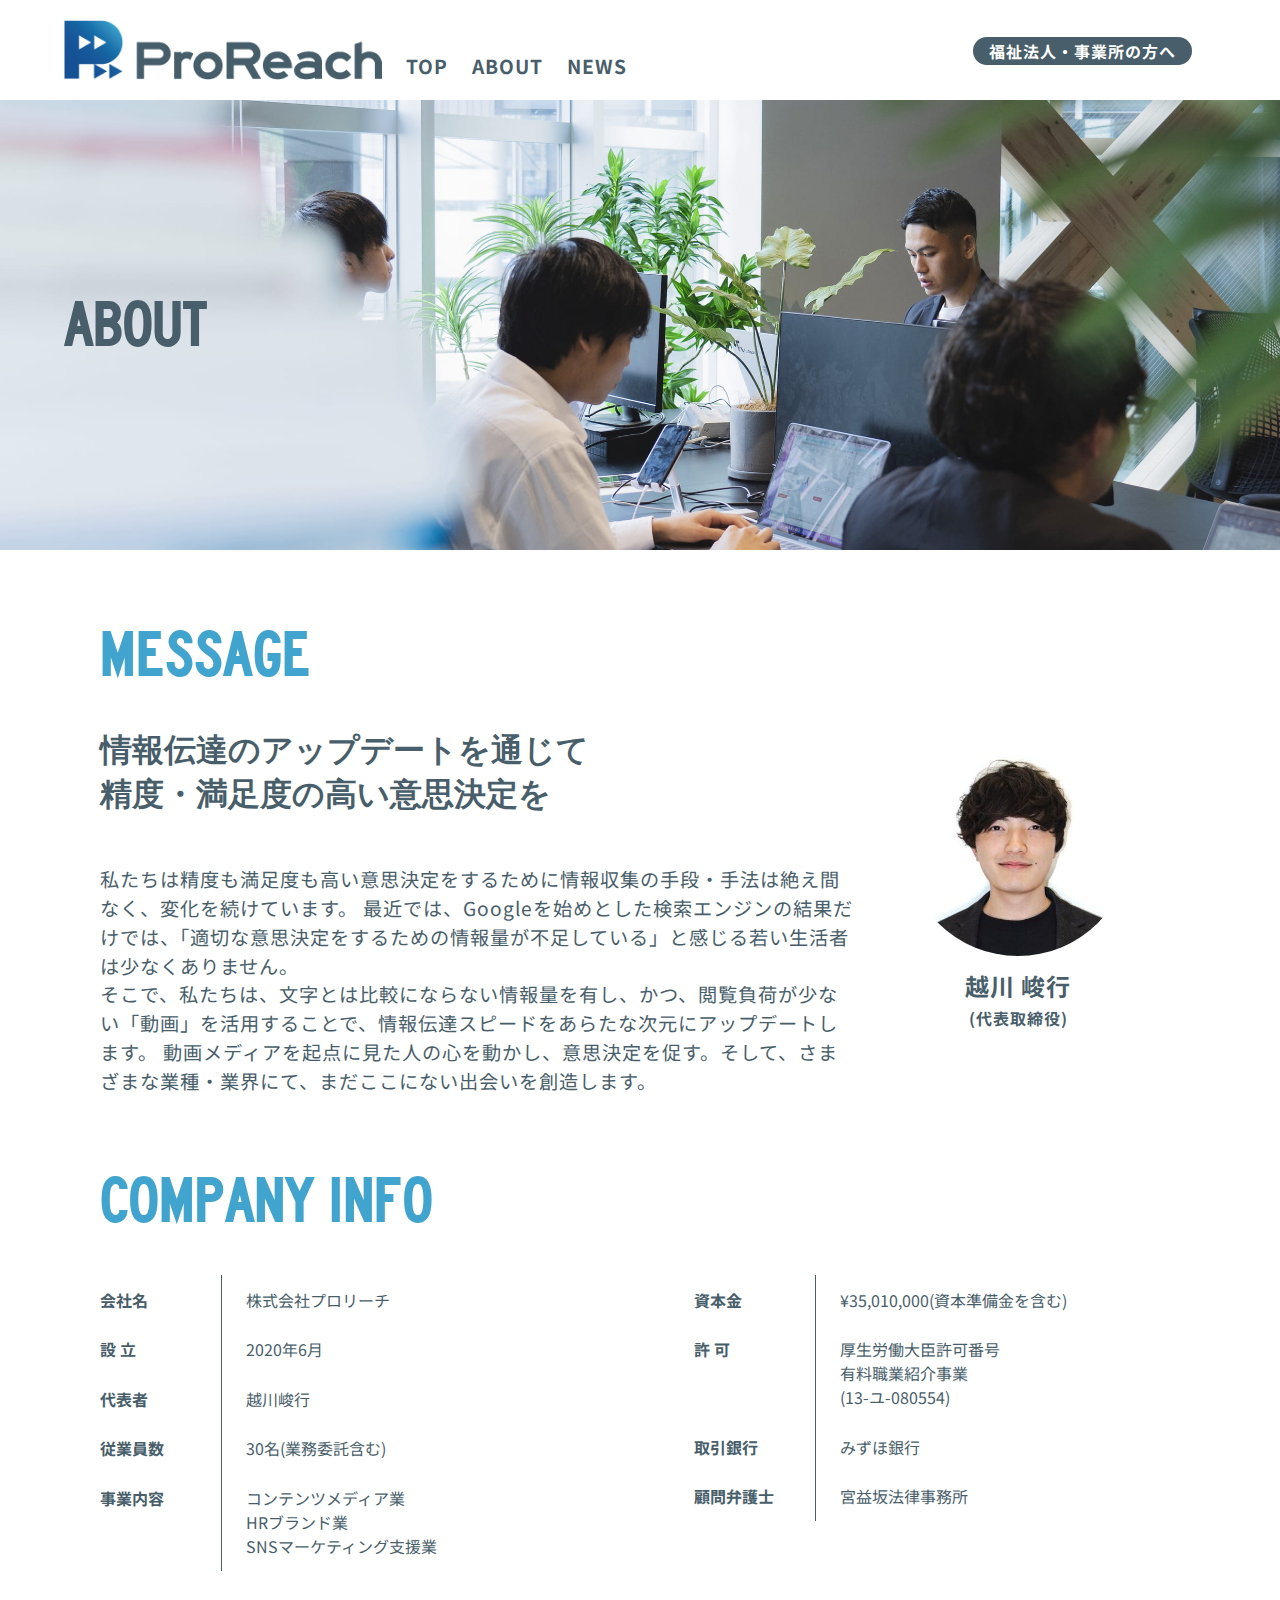
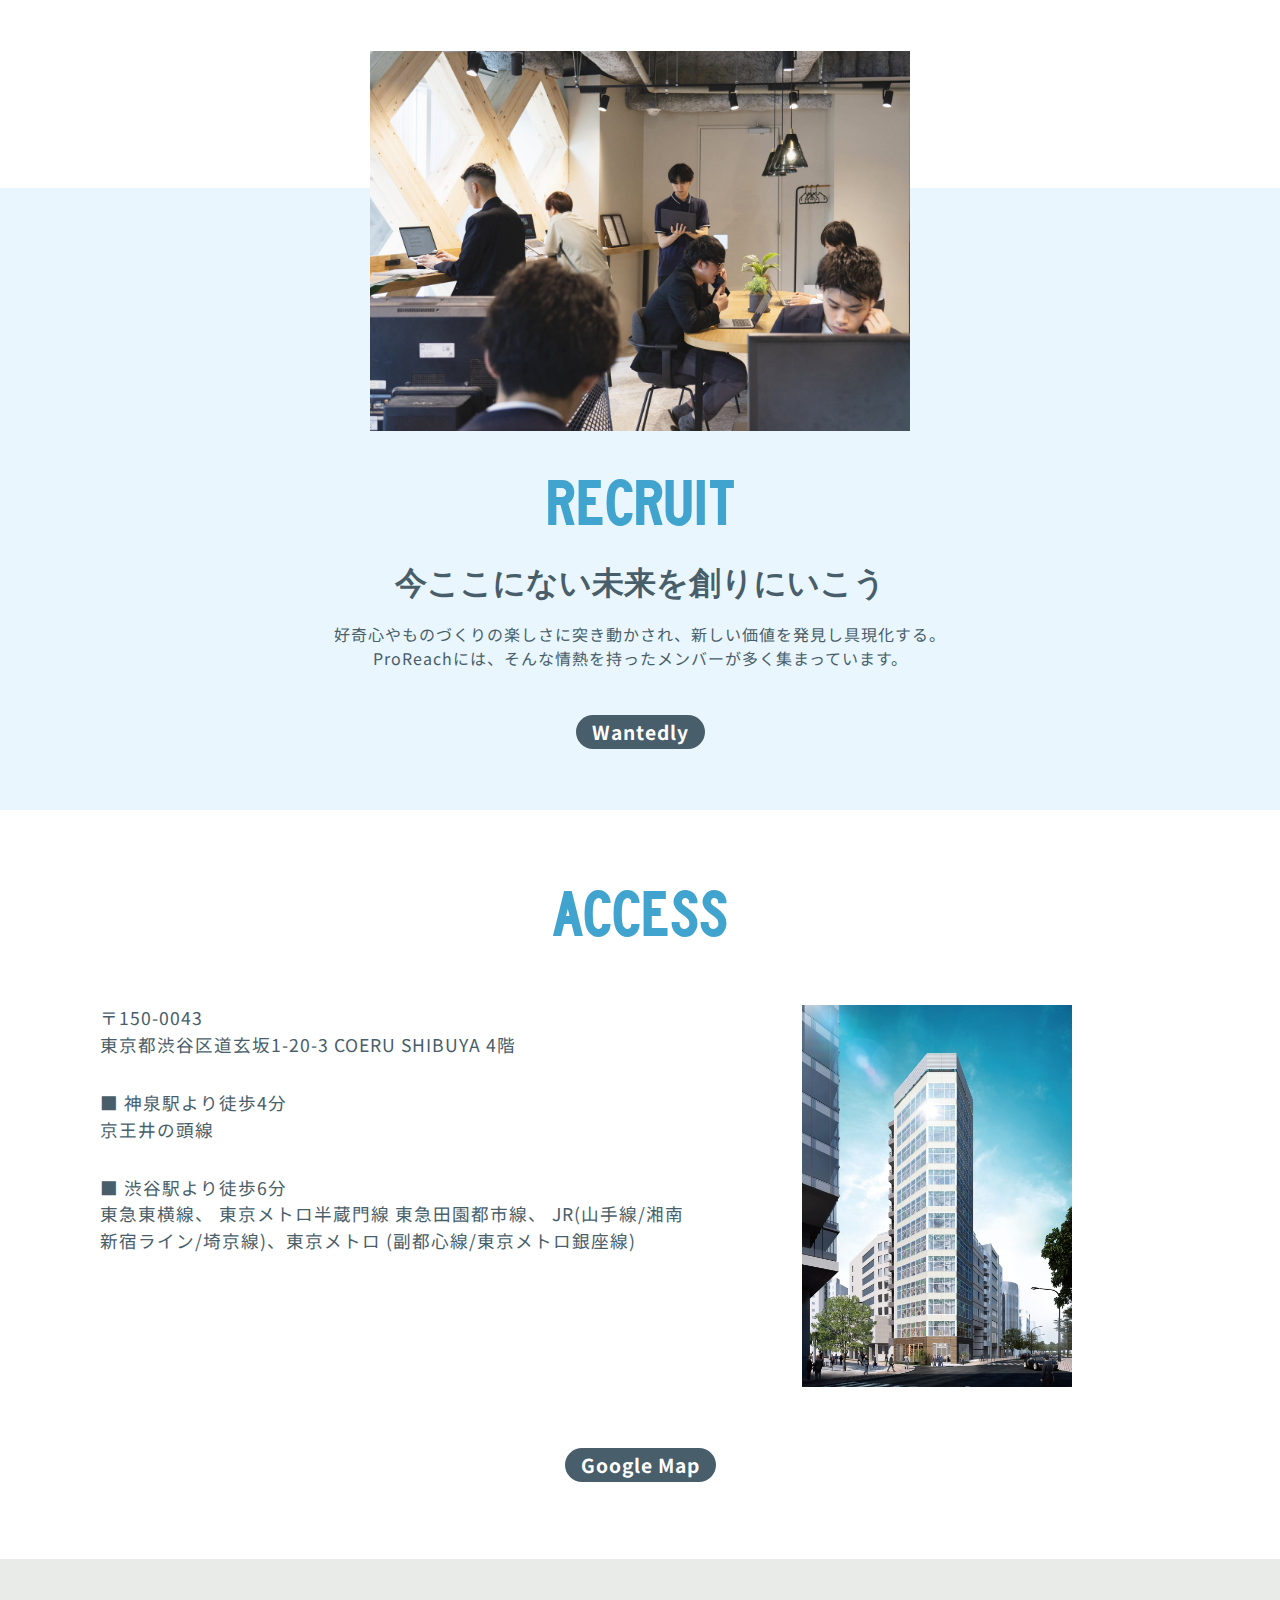
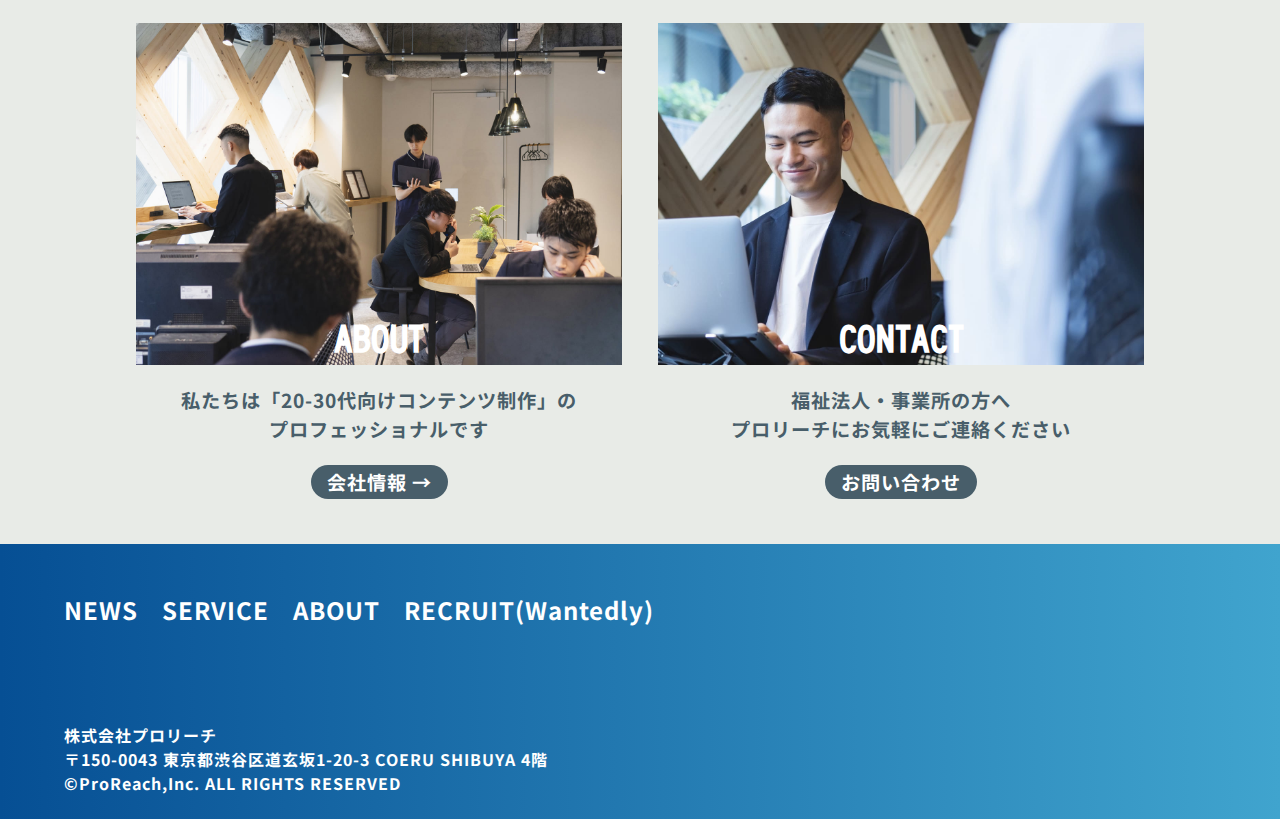
<file: about/index.html>
<!DOCTYPE html>
<html lang="ja">
  <head>
    <meta charset="UTF-8">
    <meta name="viewport" content="width=device-width, initial-scale=1.0">
    <title>ProReach</title>
    <link rel="stylesheet" href="../css/base.css">
    <link rel="stylesheet" href="../css/common.css">
    <link rel="stylesheet" href="../css/header.css">
    <link rel="stylesheet" href="../css/about.css">
    <link rel="stylesheet" href="../css/footer.css">
    <script src="../js/header.js"></script>
  </head>
  <body>
    <header>
      <nav class="pc">
        <ul>
          <li>
            <a href="/">
              <img src="../img/comoany-logo.png" alt="ProReach">
            </a>
          </li>
          <li>
            <a href="/">TOP</a>
          </li>
          <li>
            <a href="/about">ABOUT</a>
          </li>
          <li>
            <a href="/news">NEWS</a>
          </li>
          <li>
            <a class="btn" href="https://docs.google.com/forms/u/4/d/e/1FAIpQLSec4JYZ6teYNk3zj1UDL4wqbjTWp0qOISCFBQdJJWXid_bWvQ/viewform?usp=send_form" target="_blank">福祉法人・事業所の方へ</a>
          </li>
        </ul>
      </nav>
      <nav class="sp">
        <ul>
          <li>
            <a href="/">
              <img src="../img/comoany-logo.png" alt="ProReach">
            </a>
          </li>
          <li>
            <div id="toggle-btn" class="sp sp-nav" onclick="toggleMenu()">
              <span></span>
              <span></span>
            </div>
          </li>
        </ul>
      </nav>
      <div id="sp-nav">
        <nav>
          <ul>
            <li>
              <a href="/">TOP</a>
            </li>
            <li>
              <a href="/about">ABOUT</a>
            </li>
            <li>
              <a href="/news">NEWS</a>
            </li>
            <li>
              <a class="btn-b" href="https://www.wantedly.com/companies/company_5255674" target="_blank">RECRUIT (Wantedly)</a>
            </li>
            <li>
              <a class="btn-b" href="https://goo.gl/maps/JNNHjGXn1BHLbM2p6" target="_blank">ACCESS (Google Map)</a>
            </li>
            <li>
              <a class="btn-b" href="https://docs.google.com/forms/u/4/d/e/1FAIpQLSec4JYZ6teYNk3zj1UDL4wqbjTWp0qOISCFBQdJJWXid_bWvQ/viewform?usp=send_form" target="_blank">福祉法人・事業所の方へ</a>
            </li>
          </ul>
        </nav>
      </div>
    </header>
    <section id="about-header">
      <h1>ABOUT</h1>
    </section>
    <section id="message">
      <h2>MESSAGE</h2>
      <div class="message-content">
        <div class="text">
          <h3>情報伝達のアップデートを通じて<br>精度・満足度の高い意思決定を</h3>
          <div class="prof sp">
            <img src="../img/koshikawa.jpg" alt="越川 峻行">
            <p>越川 峻行<br><span>(代表取締役)</span></p>
          </div>
          <p>私たちは精度も満足度も高い意思決定をするために情報収集の手段・手法は絶え間なく、変化を続けています。
          最近では、Googleを始めとした検索エンジンの結果だけでは、「適切な意思決定をするための情報量が不足している」と感じる若い生活者は少なくありません。<br> そこで、私たちは、文字とは比較にならない情報量を有し、かつ、閲覧負荷が少ない「動画」を活用することで、情報伝達スピードをあらたな次元にアップデートします。 動画メディアを起点に見た人の心を動かし、意思決定を促す。そして、さまざまな業種・業界にて、まだここにない出会いを創造します。</p>
        </div>
        <div class="prof pc">
          <img src="../img/koshikawa.jpg" alt="越川 峻行">
          <p>越川 峻行<br><span>(代表取締役)</span></p>
        </div>
      </div>
    </section>
    <section id="company">
      <h2>COMPANY INFO</h2>
      <div class="company-info">
        <div class="left-box">
          <ul>
            <li>会社名</li>
            <li>株式会社プロリーチ</li>
          </ul>
          <ul>
            <li>設 立</li>
            <li>2020年6月</li>
          </ul>
          <ul>
            <li>代表者</li>
            <li>越川峻行</li>
          </ul>
          <ul>
            <li>従業員数</li>
            <li>30名(業務委託含む)</li>
          </ul>
          <ul>
            <li>事業内容</li>
            <li>コンテンツメディア業<br>
              HRブランド業<br>
              SNSマーケティング支援業
            </li>
          </ul>
        </div>
        <div class="right-box">
          <ul>
            <li>資本金</li>
            <li>¥35,010,000<br class="sp">(資本準備金を含む)</li>
          </ul>
          <ul>
            <li>許 可</li>
            <li>厚生労働大臣許可番号<br>有料職業紹介事業<br>(13-ユ-080554)</li>
          </ul>
          <ul>
            <li>取引銀行</li>
            <li>みずほ銀行</li>
          </ul>
          <ul>
            <li>顧問弁護士</li>
            <li>宮益坂法律事務所</li>
          </ul>
        </div>
      </div>
    </section>
    <section id="recruit">
      <div class="recruit-content">
        <img src="../img/footer-about.jpg">
        <h2>RECRUIT</h2>
        <h3>今ここにない未来を創りにいこう</h3>
        <p>好奇心やものづくりの楽しさに突き動かされ、新しい価値を発見し具現化する。<br>ProReachには、そんな情熱を持ったメンバーが多く集まっています。</p>
        <a class="btn-l" href="https://www.wantedly.com/companies/company_5255674" target="_blank">Wantedly</a>
      </div>
    </section>
    <section id="access">
      <h2>ACCESS</h2>
      <div class="access-content">
        <div class="text">
          <p>〒150-0043<br>東京都渋谷区道玄坂1-20-3 COERU SHIBUYA 4階</p>
          <p>■ 神泉駅より徒歩4分<br>京王井の頭線</p>
          <p>■ 渋谷駅より徒歩6分<br>東急東横線、 東京メトロ半蔵門線 東急田園都市線、 JR(山手線/湘南新宿ライン/埼京線)、東京メトロ (副都心線/東京メトロ銀座線)</p>
        </div>
        <img src="../img/access.jpg" alt="access">
      </div>
      <a class="btn-l" href="https://goo.gl/maps/JNNHjGXn1BHLbM2p6" target="_blank">Google Map</a>
    </section>
    <footer>
      <div class="footer-banner-box">
        <div class="footer-banners">
          <div class="footer-banner">
            <img src="../img/footer-about.jpg" alt="about">
            <span>ABOUT</span>
            <p>私たちは「20-30代向けコンテンツ制作」の<br>プロフェッショナルです</p>
            <a class="btn-l" href="/about">会社情報 →</a>
          </div>
          <div class="footer-banner">
            <img src="../img/footer-contact.jpg" alt="contact">
            <span>CONTACT</span>
            <p>福祉法人・事業所の方へ<br>プロリーチにお気軽にご連絡ください</p>
            <a class="btn-l" href="https://docs.google.com/forms/u/4/d/e/1FAIpQLSec4JYZ6teYNk3zj1UDL4wqbjTWp0qOISCFBQdJJWXid_bWvQ/viewform?usp=send_form" target="_blank">お問い合わせ</a>
          </div>
        </div>
      </div>
      <div class="footer-content">
        <nav>
          <ul>
            <li>
              <a href="/news">NEWS</a>
            </li>
            <li>
              <a href="/#service">SERVICE</a>
            </li>
            <li>
              <a href="/about">ABOUT</a>
            </li>
            <li>
              <a href="https://www.wantedly.com/companies/company_5255674" target="_blank">RECRUIT(Wantedly)</a>
            </li>
          </ul>
        </nav>
        <p>
          株式会社プロリーチ<br>
          〒150-0043 東京都渋谷区道玄坂1-20-3 COERU SHIBUYA 4階<br>
          ©ProReach,Inc. ALL RIGHTS RESERVED
        </p>
      </div>
    </footer>
  </body>
</html>
</file>
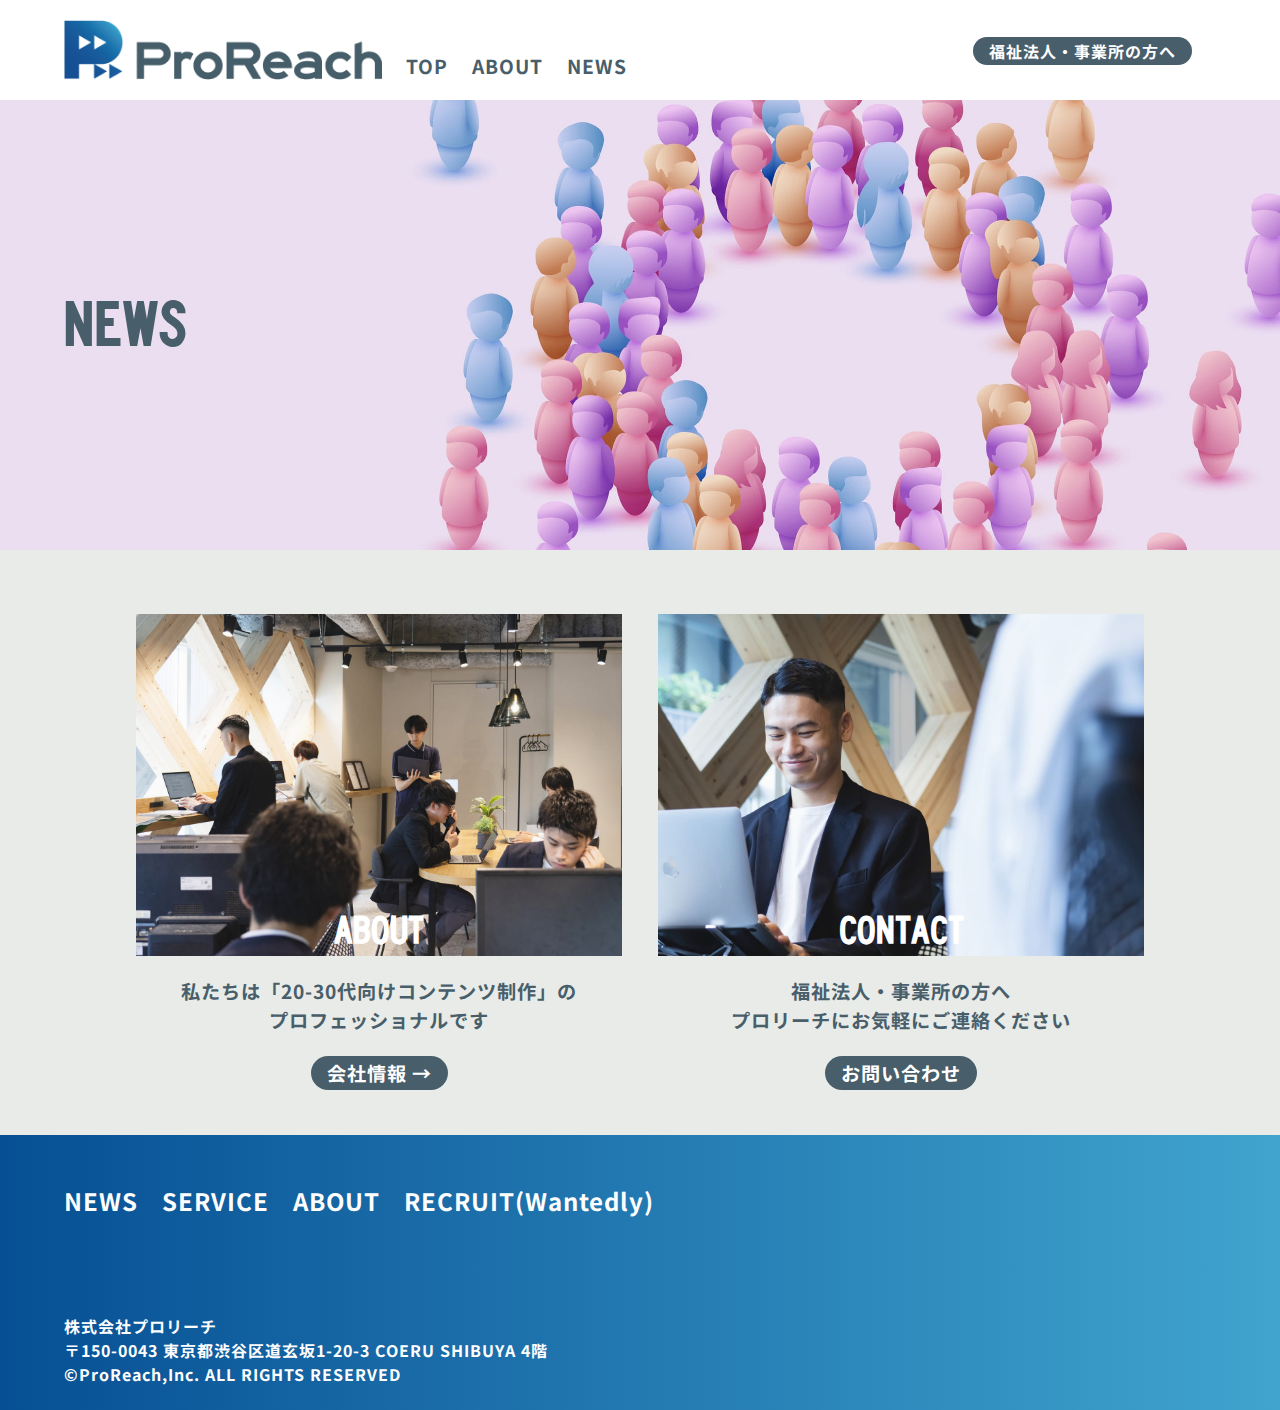
<file: news/index.html>
<!DOCTYPE html>
<html lang="ja">
  <head>
    <meta charset="UTF-8">
    <meta name="viewport" content="width=device-width, initial-scale=1.0">
    <title>ProReach</title>
    <link rel="stylesheet" href="../css/base.css">
    <link rel="stylesheet" href="../css/common.css">
    <link rel="stylesheet" href="../css/header.css">
    <link rel="stylesheet" href="../css/news.css">
    <link rel="stylesheet" href="../css/footer.css">
    <script src="../js/header.js"></script>
  </head>
  <body>
    <header>
      <nav class="pc">
        <ul>
          <li>
            <a href="/">
              <img src="../img/comoany-logo.png" alt="ProReach">
            </a>
          </li>
          <li>
            <a href="/">TOP</a>
          </li>
          <li>
            <a href="/about">ABOUT</a>
          </li>
          <li>
            <a href="/news">NEWS</a>
          </li>
          <li>
            <a class="btn" href="https://docs.google.com/forms/u/4/d/e/1FAIpQLSec4JYZ6teYNk3zj1UDL4wqbjTWp0qOISCFBQdJJWXid_bWvQ/viewform?usp=send_form" target="_blank">福祉法人・事業所の方へ</a>
          </li>
        </ul>
      </nav>
      <nav class="sp">
        <ul>
          <li>
            <a href="/">
              <img src="../img/comoany-logo.png" alt="ProReach">
            </a>
          </li>
          <li>
            <div id="toggle-btn" class="sp sp-nav" onclick="toggleMenu()">
              <span></span>
              <span></span>
            </div>
          </li>
        </ul>
      </nav>
      <div id="sp-nav">
        <nav>
          <ul>
            <li>
              <a href="/">TOP</a>
            </li>
            <li>
              <a href="/about">ABOUT</a>
            </li>
            <li>
              <a href="/news">NEWS</a>
            </li>
            <li>
              <a class="btn-b" href="https://www.wantedly.com/companies/company_5255674" target="_blank">RECRUIT (Wantedly)</a>
            </li>
            <li>
              <a class="btn-b" href="https://goo.gl/maps/JNNHjGXn1BHLbM2p6" target="_blank">ACCESS (Google Map)</a>
            </li>
            <li>
              <a class="btn-b" href="https://docs.google.com/forms/u/4/d/e/1FAIpQLSec4JYZ6teYNk3zj1UDL4wqbjTWp0qOISCFBQdJJWXid_bWvQ/viewform?usp=send_form" target="_blank">福祉法人・事業所の方へ</a>
            </li>
          </ul>
        </nav>
      </div>
    </header>
    <section id="news-header">
      <h1>NEWS</h1>
    </section>
    <section id="news">
      <!-- <div class="news-box">
        <div class="news-header">
          <div class="text">
            <h2>Newspicksに<br>弊社CEO 越川のインタビューが<br>掲載されました</h2>
            <span>2022.06.29</span>
          </div>
          <img src="../img/people-news.jpg" alt="thumbnail">
        </div>
        <p class="news-content">
          概要が入る。あああああああああああああああああああああああ ああああああああああああああああああああ概要が入る。あああ あああああああああああああああああああああああああああああ あああああああああああああ概要が入る。ああああああああああ あああああああああああああああああああああああああああああ ああああ概要が入る。あああああああああああああああああああ ああああああああああああああああああああああああああ概要が 入る。ああああああああああああああああああああああああああ
        </p>
      </div>
      <div class="news-box">
        <div class="news-header">
          <div class="text">
            <h2>Newspicksに<br>弊社CEO 越川のインタビューが<br>掲載されました</h2>
            <span>2022.06.29</span>
          </div>
          <img src="../img/people-news.jpg" alt="thumbnail">
        </div>
        <p class="news-content">
          概要が入る。あああああああああああああああああああああああ ああああああああああああああああああああ概要が入る。あああ あああああああああああああああああああああああああああああ あああああああああああああ概要が入る。ああああああああああ あああああああああああああああああああああああああああああ ああああ概要が入る。あああああああああああああああああああ ああああああああああああああああああああああああああ概要が 入る。ああああああああああああああああああああああああああ
        </p>
      </div>
      <div class="news-box">
        <div class="news-header">
          <div class="text">
            <h2>Newspicksに<br>弊社CEO 越川のインタビューが<br>掲載されました</h2>
            <span>2022.06.29</span>
          </div>
          <img src="../img/people-news.jpg" alt="thumbnail">
        </div>
        <p class="news-content">
          概要が入る。あああああああああああああああああああああああ ああああああああああああああああああああ概要が入る。あああ あああああああああああああああああああああああああああああ あああああああああああああ概要が入る。ああああああああああ あああああああああああああああああああああああああああああ ああああ概要が入る。あああああああああああああああああああ ああああああああああああああああああああああああああ概要が 入る。ああああああああああああああああああああああああああ
        </p>
      </div> -->
    </section>
    <footer>
      <div class="footer-banner-box">
        <div class="footer-banners">
          <div class="footer-banner">
            <img src="../img/footer-about.jpg" alt="about">
            <span>ABOUT</span>
            <p>私たちは「20-30代向けコンテンツ制作」の<br>プロフェッショナルです</p>
            <a class="btn-l" href="/about">会社情報 →</a>
          </div>
          <div class="footer-banner">
            <img src="../img/footer-contact.jpg" alt="contact">
            <span>CONTACT</span>
            <p>福祉法人・事業所の方へ<br>プロリーチにお気軽にご連絡ください</p>
            <a class="btn-l" href="https://docs.google.com/forms/u/4/d/e/1FAIpQLSec4JYZ6teYNk3zj1UDL4wqbjTWp0qOISCFBQdJJWXid_bWvQ/viewform?usp=send_form" target="_blank">お問い合わせ</a>
          </div>
        </div>
      </div>
      <div class="footer-content">
        <nav>
          <ul>
            <li>
              <a href="/news">NEWS</a>
            </li>
            <li>
              <a href="/#service">SERVICE</a>
            </li>
            <li>
              <a href="/about">ABOUT</a>
            </li>
            <li>
              <a href="https://www.wantedly.com/companies/company_5255674" target="_blank">RECRUIT(Wantedly)</a>
            </li>
          </ul>
        </nav>
        <p>
          株式会社プロリーチ<br>
          〒150-0043 東京都渋谷区道玄坂1-20-3 COERU SHIBUYA 4階<br>
          ©ProReach,Inc. ALL RIGHTS RESERVED
        </p>
      </div>
    </footer>
  </body>
</html>
</file>
<file: css/base.css>
@import url('https://fonts.googleapis.com/css2?family=Noto+Sans+JP:wght@300;400;700&display=swap');

@font-face {
  font-family: 'HighwayGothic';
  src: url(../fonts/HWYGNRRW.TTF);
}

@font-face {
  font-family: 'Hind';
  src: url(../fonts/Hind-Regular.ttf);
  font-weight: normal;
  font-style: normal;
}

@font-face {
  font-family: 'Hind';
  src: url(../fonts/Hind-Bold.ttf);
  font-weight: bold;
  font-style: normal;
}


*,
*::after,
*::before {
  -webkit-box-sizing: border-box;
  -moz-box-sizing: border-box;
  box-sizing: border-box;
  margin: 0;
  padding: 0;
  -webkit-overflow-scrolling: touch;
  -webkit-font-smoothing: antialiased;
  backface-visibility: hidden;
  -webkit-backface-visibility: hidden
}

html,
body {
  position: relative;
  font-family: "Noto Sans JP", "Hiragino Kaku Gothic ProN", Meiryo, sans-serif;
  width: 100%;
  font-size: 16px;
  text-align: center;
  background: #fff;
  overflow-x: hidden;
}

h1{
  position: relative;
  color: #064f94;
  font-family: HighwayGothic, sans-serif;
  font-size: 8rem;
  line-height: 1;
}

h2{
  position: relative;
  color: #fff;
  font-family: HighwayGothic, sans-serif;
  font-size: 4rem;
  line-height: .8;
}

h3{
  position: relative;
  color: #485e6a;
  font-family: HighwayGothic, sans-serif;
  font-weight: bold;
  font-size: 1.2rem;
}

ul {
  list-style: none;
}

ol{
  list-style-position: inside;
}

img {
  vertical-align: bottom;
}

a {
  text-decoration: none;
  color: #485e6a;
  letter-spacing: 1px;
}

p {
  color: #333;
  line-height: 1.5;
  letter-spacing: 1px;
}

input, button, textarea, select {
  margin: 0;
  padding: 0;
  background: none;
  border: none;
  border-radius: 0;
  outline: none;
  -webkit-appearance: none;
  -moz-appearance: none;
  appearance: none;
}

@media screen and (max-width: 1080px) {
  p {
    letter-spacing: 0.5px;
  }
  a {
    letter-spacing: 0.5px;
  }
}
</file>
<file: css/common.css>
.btn {
  background: #485e6a;
  color: #fff;
  font-size: 1rem;
  padding: .1rem 1rem;
  border-radius: 1.2rem;
}

.btn-l {
  background: #485e6a;
  color: #fff;
  font-size: 1.2rem;
  font-weight: bold;
  padding: .2rem 1rem;
  border-radius: 1.6rem;
}

.btn-b {
  background: #40a4ce;
  color: #fff;
  font-size: 1rem;
  font-weight: bold;
  padding: .1rem 1rem;
  border-radius: 1.2rem;
}
</file>
<file: css/header.css>
header {
  position: relative;
  width: 100%;
  height: 100px;
  z-index: 100;
}

header > nav {
  position: relative;
  width: 100%;
}

header > nav > ul {
  position: relative;
  width: 90%;
  height: 100px;
  margin: 0 auto;
  padding: 20px 0;
  display: flex;
  align-items: flex-end;
}

header > nav > ul > li {
  position: relative;
  margin-right: 1.5rem;
  font-size: 1.2rem;
}

header > nav > ul > li:last-child {
  margin-left: auto;
  align-self: center;
}

header > nav > ul > li:first-child > a > img {
  height: 60px;
}

header > nav > ul > li > a {
  color: #485e6a;
  font-weight: bold;
}

.pc {
  display: block;
}

.sp {
  display: none;
}

#toggle-btn {
  position: fixed;
  display: block;
  width: 60px;
  height: 60px;
  top: 0;
  right: 0;
  background: transparent;
  cursor: pointer;
  z-index: 10000;
}
#toggle-btn > span {
  position: absolute;
  width: 30px;
  height: 3px;
  left: 50%;
  margin-left: -15px;
  background-color: #485e6a;
  -webkit-transition: all 0.2s;
  -moz-transition: all 0.2s;
  transition: all 0.2s;
}
#toggle-btn > span:first-child {
  top: 20px;
}
#toggle-btn > span:last-child {
  bottom: 20px;
}
#toggle-btn.show > span:first-child {
  background-color: #fff;
  top: 30px;
  transform: rotate(-45deg);
}
#toggle-btn.show > span:last-child {
  background-color: #fff;
  top: 30px;
  transform: rotate(45deg);
}

#sp-nav {
  position: relative;
  width: 100%;
  right: -100%;
  top: 0;
  transition: .5s;
}

#sp-nav.show {
  position: fixed;
  right: 0;
  padding-top: 20px;
  padding-bottom: 20px;
  background: #064f94;
  text-align: left;
  color: #333;
  z-index: 1000;
}

#sp-nav > nav {
  position: relative;
  width: 80%;
  margin: 0 auto;
}

#sp-nav > nav > ul > li:not(:last-child) {
  margin-bottom: 1rem;
}

#sp-nav > nav > ul > li:nth-of-type(1) > a,
#sp-nav > nav > ul > li:nth-of-type(2) > a,
#sp-nav > nav > ul > li:nth-of-type(3) > a {
  color: #fff;
  font-size: 1.4rem;
}

#sp-nav > nav > ul > li:nth-of-type(4),
#sp-nav > nav > ul > li:nth-of-type(5),
#sp-nav > nav > ul > li:nth-of-type(6) {
  text-align: center;
}

#sp-nav > nav > ul > li:nth-of-type(4) {
  margin-top: 3rem;
}

#sp-nav > nav > ul > li:nth-of-type(4)::before {
  content: '';
  position: absolute;
  width: calc(100% + 20vw);
  height: 1px;
  background: #fff;
  left: -10vw;
  margin-top: -1.5rem;
}

#sp-nav > nav > ul > li:nth-of-type(5) {
  margin-bottom: 3rem;
}

#sp-nav > nav > ul > li:nth-of-type(5)::after {
  content: '';
  position: absolute;
  width: calc(100% + 20vw);
  height: 1px;
  background: #fff;
  left: -10vw;
  margin-top: 3rem;
}

@media screen and (max-width: 1080px) {
  header {
    height: 60px;
  }
  header > nav > ul {
    height: 60px;
    align-items: center;
  }
  header > nav > ul > li:first-child > a > img {
    height: 30px;
  }
  .pc {
    display: none;
  }

  .sp {
    display: block;
  }
}
</file>
<file: css/about.css>
#about-header {
  position: relative;
  width: 100%;
  height: 50vh;
  background: url(../img/about-top.jpg);
  background-size: cover;
  display: flex;
  align-items: center;
  justify-content: flex-start;
}

#about-header > h1 {
  font-size: 4rem;
  margin-left: 5%;
  color: #485e6a;
}

#message {
  position: relative;
  width: 1080px;
  margin: 5rem auto;
  text-align: left;
}

#message > h2 {
  font-size: 4rem;
  color: #40a4ce;
  margin-bottom: 3rem;
}

.message-content {
  position: relative;
  display: flex;
}

.message-content > .text {
  position: relative;
  width: 70%;
}

.message-content > .text > h3 {
  font-size: 2rem;
}

.message-content > .text > p {
  font-size: 1.2rem;
  margin-top: 3rem;
  color: #485e6a;
}

.prof {
  position: relative;
  width: 30%;
  text-align: center;
}

.prof > img {
  width: 70%;
  border-radius: 50%;
  margin-bottom: 1rem;
}

.prof > p {
  color: #485e6a;
  font-weight: bold;
  font-size: 1.5rem;
  line-height: 1.2;
}

.prof > p > span {
  font-size: 1rem;
}

#company {
  position: relative;
  width: 1080px;
  margin: 5rem auto;
  text-align: left;
}

#company > h2 {
  font-size: 4rem;
  color: #40a4ce;
  margin-bottom: 3rem;
}

.company-info {
  position: relative;
  display: flex;
  justify-content: space-between;
}

.company-info > .left-box,
.company-info > .right-box {
  position: relative;
  width: 45%;
}

.company-info > .left-box > ul,
.company-info > .right-box > ul {
  position: relative;
  display: flex;
}

.company-info > .left-box > ul > li,
.company-info > .right-box > ul > li {
  color: #485e6a;
  padding: .8rem 0;
}

.company-info > .left-box > ul > li:first-child,
.company-info > .right-box > ul > li:first-child {
  font-weight: bold;
  width: 25%;
  border-right: 1px solid #485e6a;
}

.company-info > .left-box > ul > li:last-child,
.company-info > .right-box > ul > li:last-child {
  padding-left: 1.5rem;
}

#recruit {
  position: relative;
  width: 100%;
  background: #eaf6fd;
  margin-top: calc(25vw * 0.43 + 5rem);
}

.recruit-content {
  position: relative;
  width: 1080px;
  margin: 0 auto;
  padding-bottom: 4rem;
}

.recruit-content > img {
  position: relative;
  width: 50%;
  margin-top: calc(-25vw * 0.43);
}

.recruit-content > h2 {
  font-size: 4rem;
  color: #40a4ce;
  margin: 3rem auto 2rem;
}

.recruit-content > h3 {
  font-size: 2rem;
}

.recruit-content > p {
  margin: 1rem auto 3rem;
  color: #485e6a;
}

#access {
  position: relative;
  width: 100%;
  margin: 5rem auto;
}

#access > h2 {
  font-size: 4rem;
  color: #40a4ce;
  margin: 4rem auto;
}

.access-content {
  position: relative;
  width: 1080px;
  margin: 0 auto 4rem;
  display: flex;
  justify-content: space-between;
}

.access-content > .text {
  text-align: left;
}

.access-content > .text > p {
  color: #485e6a;
  margin-bottom: 2rem;
  font-size: 1.1rem;
}

.access-content > img {
  position: relative;
  width: 25%;
  margin: 0 10%;
}

@media screen and (max-width: 1080px) {
  #about-header {
    height: auto;
    aspect-ratio: 16 / 9;
  }
  #about-header > h1 {
    font-size: 2rem;
  }
  #message {
    width: 90%;
    margin: 3rem auto;
  }
  #message > h2 {
    font-size: 2rem;
    text-align: center;
    margin-bottom: 2rem;
  }
  .message-content > .text {
    width: 100%;
  }
  .message-content > .text > h3 {
    font-size: 1.3rem;
    text-align: center;
  }
  .prof {
    width: 50%;
    margin: 2rem auto;
  }
  .message-content > .text > p {
    font-size: 1rem;
    margin-top: 2rem;
  }
  #company {
    width: 90%;
    margin: 4rem auto 3rem;
  }
  #company > h2 {
    font-size: 2rem;
    text-align: center;
    margin-bottom: 2rem;
  }
  .company-info {
    flex-direction: column;
  }
  .company-info > .left-box,
  .company-info > .right-box {
    width: 100%;
  }
  .company-info > .left-box > ul > li:first-child,
  .company-info > .right-box > ul > li:first-child {
    width: 30%;
  }
  .company-info > .left-box > ul > li:last-child,
  .company-info > .right-box > ul > li:last-child {
    padding-left: 1rem;
  }
  .recruit-content {
    width: 100%;
  }
  .recruit-content > img {
    width: 100%;
  }
  .recruit-content > h2 {
    font-size: 2rem;
    margin-bottom: 2rem;
  }
  .recruit-content > h3 {
    font-size: 1.3rem;
  }
  .recruit-content > p {
    width: 90%;
    text-align: left;
  }
  #access {
    margin: 3rem auto 4rem;
  }
  #access > h2 {
    font-size: 2rem;
    margin-top: 3rem;
    margin-bottom: 2rem;
  }
  .access-content {
    width: 90%;
    flex-direction: column-reverse;
    margin-bottom: 2rem;
  }
  .access-content > img {
    width: 80%;
  }
  .access-content > .text {
    margin-top: 4rem;
  }
}
</file>
<file: css/footer.css>
footer {
  position: relative;
  width: 100%;
}

.footer-banner-box {
  position: relative;
  width: 100%;
  padding: 4rem 0 3rem;
  background: #e8ebe7;
}

.footer-banners {
  position: relative;
  width: 1080px;
  margin: 0 auto;
  display: flex;
  justify-content: space-evenly;
}

.footer-banner {
  position: relative;
  width: 45%;
}

.footer-banner > img {
  width: 100%;
}

.footer-banner > span {
  position: relative;
  font-family: HighwayGothic, sans-serif;
  color: #fff;
  font-size: 2.5rem;
  font-weight: bold;
  margin-top: -3rem;
  display: block;
}

.footer-banner > p {
  color: #485e6a;
  font-weight: bold;
  font-size: 1.2rem;
  margin: 1.5rem 0;
}

.footer-content {
  position: relative;
  width: 100%;
  background: linear-gradient(to right, #064f94, #40a4ce);
  padding: 3rem 0 1.5rem;
}

.footer-content > nav {
  position: relative;
  width: 90%;
  margin: 0 auto;
}

.footer-content > nav > ul {
  position: relative;
  display: flex;
  align-items: center;
}

.footer-content > nav > ul > li {
  position: relative;
  margin-right: 1.5rem;
}

.footer-content > nav > ul > li > a {
  font-size: 1.5rem;
  font-weight: bold;
  color: #fff;
}

.footer-content > p {
  position: relative;
  display: block;
  width: 90%;
  margin: 6rem auto 0;
  text-align: left;
  color: #fff;
  font-weight: bold;
}

@media screen and (max-width: 1080px) {
  .footer-banner-box {
    padding: 4rem 5% 3rem;
  }
  .footer-banners {
    width: 100%;
    flex-direction: column;
  }
  .footer-banner {
    width: 100%;
  }
  .footer-banner:first-child {
    margin-bottom: 2rem;
  }
  .footer-banner > p {
    font-size: 1rem;
    margin: 1rem 0;
  }
  .footer-content > nav > ul {
    align-items: flex-start;
    flex-direction: column;
  }
}
</file>
<file: css/news.css>
#news-header {
  position: relative;
  width: 100%;
  height: 50vh;
  background: url(../img/news-top.jpg);
  background-size: cover;
  display: flex;
  align-items: center;
  justify-content: flex-start;
}

#news-header > h1 {
  font-size: 4rem;
  margin-left: 5%;
  color: #485e6a;
}

#news {
  position: relative;
  width: 100%;
}

.news-box {
  position: relative;
  width: 1080px;
  margin: 4rem auto;
  padding-bottom: 4rem;
}

.news-box:not(:last-child) {
  border-bottom: 2px solid #e8ebe7;
}

.news-header {
  position: relative;
  width: 100%;
  display: flex;
  align-items: stretch;
}

.news-box:nth-of-type(odd) > .news-header {
  background: #eaf6fd;
}

.news-box:nth-of-type(2n) > .news-header {
  background: #f4f8ea;
  flex-direction: row-reverse;
}

.news-header > .text {
  position: relative;
  width: 50%;
  text-align: left;
  display: flex;
  flex-direction: column;
  justify-content: safe center;
}

.news-box:nth-of-type(2n) > .news-header > .text {
  text-align: right;
}

.news-header > .text > h2 {
  font-family: "Noto Sans JP", "Hiragino Kaku Gothic ProN", Meiryo, sans-serif;
  font-size: 1.5rem;
  line-height: 1.2;
  color: #485e6a;
}

.news-header > .text > span {
  position: absolute;
  bottom: 0;
  color: #485e6a;
  line-height: 2;
}

.news-box:nth-of-type(2n) > .news-header > .text > span {
  right: 0;
}

.news-header > img {
  width: 50%;
}

.news-content {
  margin-top: 1rem;
  text-align: left;
}

@media screen and (max-width: 1080px) {
  #news-header {
    height: auto;
    aspect-ratio: 16 / 9;
  }
  #news-header > h1 {
    font-size: 2rem;
  }
  .news-box {
    width: 90%;
  }
  .news-header {
    flex-direction: column-reverse;
  }
  .news-box:nth-of-type(2n) > .news-header {
    flex-direction: column-reverse;
  }
  .news-box:nth-of-type(2n) > .news-header > .text {
    text-align: left;
  }
  .news-box:nth-of-type(2n) > .news-header > .text > span {
    left: 0;
  }
  .news-header > .text {
    width: 100%;
  }
  .news-header > .text > h2 {
    font-size: 1.3rem;
    margin: 3.5rem 0;
  }
  .news-header > img {
    width: 100%;
  }
}
</file>
